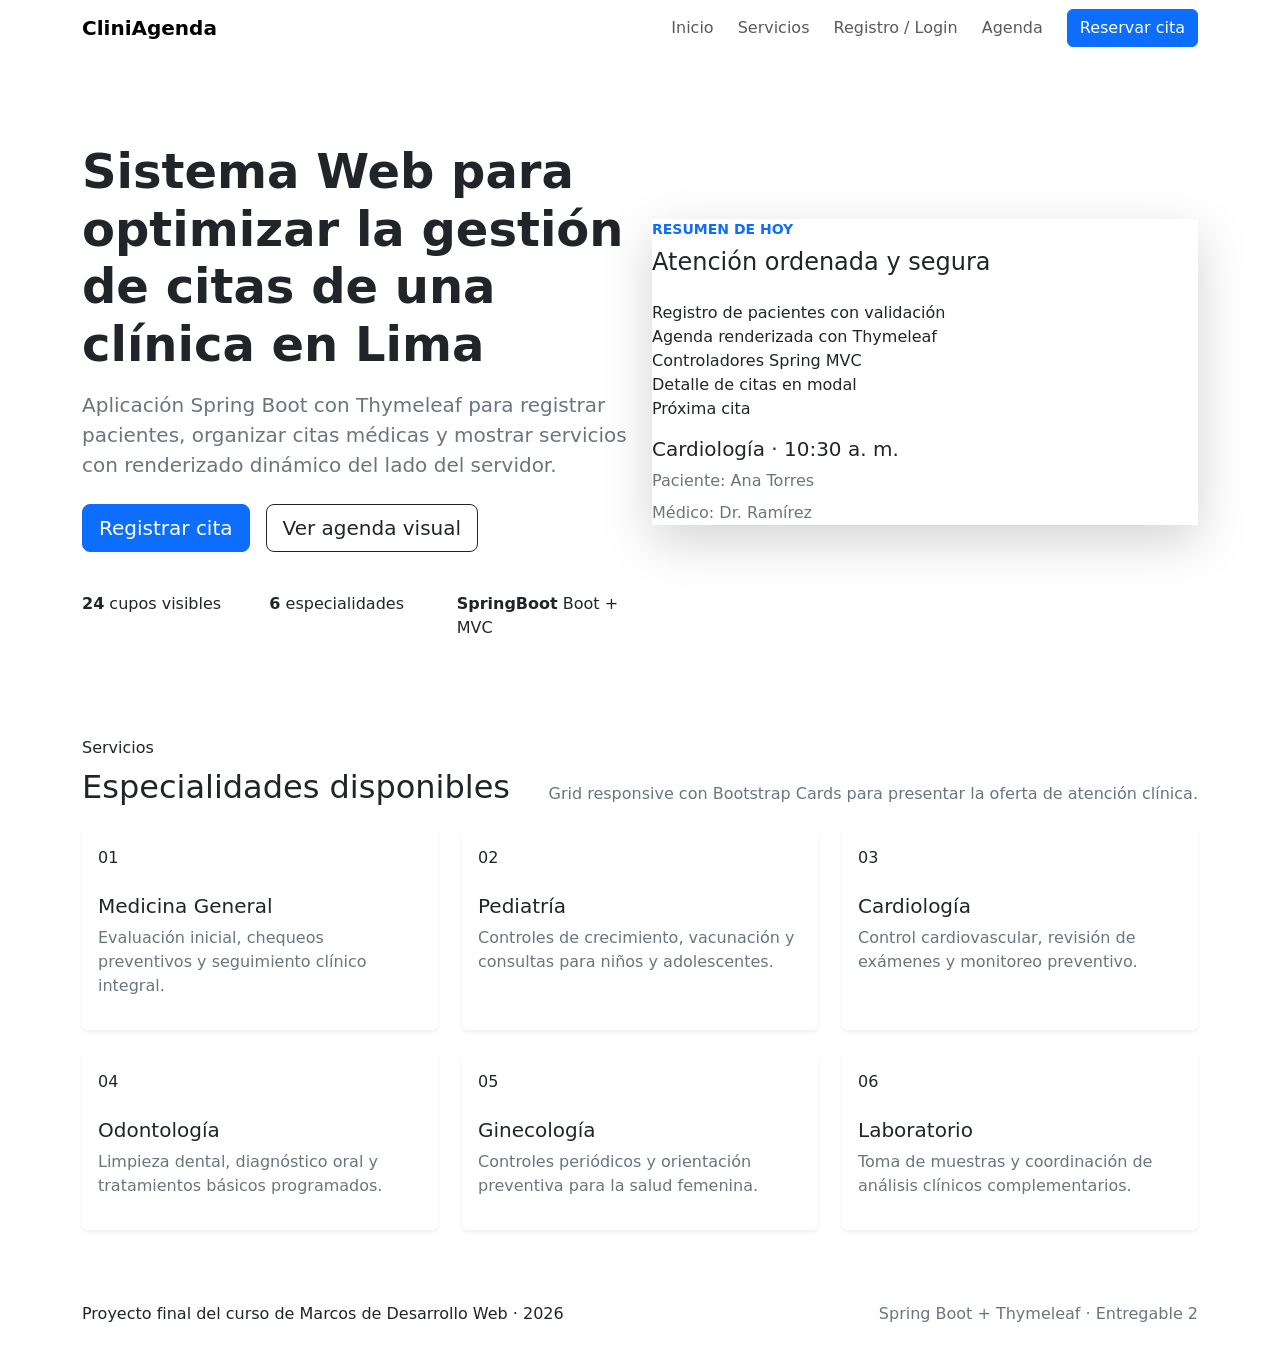
<file: target/classes/templates/index.html>
<!DOCTYPE html>
<html lang="es" xmlns:th="http://www.thymeleaf.org">
<head>
  <meta charset="UTF-8">
  <meta name="viewport" content="width=device-width, initial-scale=1.0">
  <title>CliniAgenda | Gestión de citas</title>
  <link rel="preconnect" href="https://fonts.googleapis.com">
  <link rel="preconnect" href="https://fonts.gstatic.com" crossorigin>
  <link href="https://fonts.googleapis.com/css2?family=Outfit:wght@300;400;500;600;700&display=swap" rel="stylesheet">
  <link href="https://cdn.jsdelivr.net/npm/bootstrap@5.3.7/dist/css/bootstrap.min.css" rel="stylesheet" integrity="sha384-LN+7fdVzj6u52u30Kp6M/trliBMCMKTyK833zpbD+pXdCLuTusPj697FH4R/5mcr" crossorigin="anonymous">
  <!-- Thymeleaf: ruta estática correcta para Spring Boot -->
  <link rel="stylesheet" th:href="@{/css/styles.css}">
</head>
<body>

  <nav class="navbar navbar-expand-lg sticky-top clinic-navbar">
    <div class="container">
      <a class="navbar-brand fw-bold" th:href="@{/}">CliniAgenda</a>
      <button class="navbar-toggler" type="button" data-bs-toggle="collapse" data-bs-target="#mainNavbar"
        aria-controls="mainNavbar" aria-expanded="false" aria-label="Alternar navegación">
        <span class="navbar-toggler-icon"></span>
      </button>
      <div class="collapse navbar-collapse" id="mainNavbar">
        <ul class="navbar-nav ms-auto align-items-lg-center gap-lg-2">
          <li class="nav-item"><a class="nav-link" th:href="@{/}">Inicio</a></li>
          <li class="nav-item"><a class="nav-link" href="#servicios">Servicios</a></li>
          <li class="nav-item"><a class="nav-link" th:href="@{/acceso}">Registro / Login</a></li>
          <li class="nav-item"><a class="nav-link" th:href="@{/agenda}">Agenda</a></li>
          <li class="nav-item"><a class="btn btn-primary ms-lg-2" th:href="@{/agenda}">Reservar cita</a></li>
        </ul>
      </div>
    </div>
  </nav>

  <main>

    <!-- HERO -->
    <section id="inicio" class="hero-section py-5 py-lg-6">
      <div class="container">
        <div class="row align-items-center g-4">
          <div class="col-lg-6">
            <span class="badge rounded-pill clinic-badge mb-3">Entregable 2 · Lógica de negocio con Spring</span>
            <h1 class="display-5 fw-bold mb-3">Sistema Web para optimizar la gestión de citas de una clínica en Lima</h1>
            <p class="lead text-secondary mb-4">
              Aplicación Spring Boot con Thymeleaf para registrar pacientes, organizar citas médicas
              y mostrar servicios con renderizado dinámico del lado del servidor.
            </p>
            <div class="d-flex flex-column flex-sm-row gap-3">
              <a th:href="@{/agenda}" class="btn btn-primary btn-lg">Registrar cita</a>
              <a th:href="@{/agenda}" class="btn btn-outline-dark btn-lg">Ver agenda visual</a>
            </div>
            <div class="row g-3 mt-4">
              <div class="col-sm-4">
                <div class="metric-card">
                  <strong>24</strong>
                  <span>cupos visibles</span>
                </div>
              </div>
              <div class="col-sm-4">
                <div class="metric-card">
                  <strong>6</strong>
                  <span>especialidades</span>
                </div>
              </div>
              <div class="col-sm-4">
                <div class="metric-card">
                  <strong>SpringBoot</strong>
                 <span>Boot + MVC</span>
                </div>
              </div>
            </div>
          </div>
          <div class="col-lg-6">
            <div class="hero-panel shadow-lg">
              <div class="hero-panel-top">
                <span></span><span></span><span></span>
              </div>
              <div class="hero-panel-body">
                <div class="appointment-preview">
                  <p class="text-uppercase small fw-semibold mb-2 text-primary">Resumen de hoy</p>
                  <h2 class="h4">Atención ordenada y segura</h2>
                  <ul class="list-unstyled mt-4 mb-0">
                    <li>Registro de pacientes con validación</li>
                    <li>Agenda renderizada con Thymeleaf</li>
                    <li>Controladores Spring MVC</li>
                    <li>Detalle de citas en modal</li>
                  </ul>
                </div>
                <div class="preview-card">
                  <span class="preview-tag">Próxima cita</span>
                  <h3 class="h5 mt-3 mb-2">Cardiología · 10:30 a. m.</h3>
                  <p class="mb-2 text-secondary">Paciente: Ana Torres</p>
                  <p class="mb-0 text-secondary">Médico: Dr. Ramírez</p>
                </div>
              </div>
            </div>
          </div>
        </div>
      </div>
    </section>

    <!-- SERVICIOS -->
    <section id="servicios" class="py-5">
      <div class="container">
        <div class="d-flex flex-column flex-lg-row justify-content-between align-items-lg-end mb-4 gap-3">
          <div>
            <p class="section-eyebrow mb-2">Servicios</p>
            <h2 class="section-title mb-0">Especialidades disponibles</h2>
          </div>
          <p class="text-secondary mb-0 section-copy">Grid responsive con Bootstrap Cards para presentar la oferta de atención clínica.</p>
        </div>
        <div class="row g-4">
          <div class="col-md-6 col-xl-4">
            <article class="card service-card h-100 border-0 shadow-sm">
              <div class="card-body">
                <span class="service-icon">01</span>
                <h3 class="h5 mt-4">Medicina General</h3>
                <p class="text-secondary">Evaluación inicial, chequeos preventivos y seguimiento clínico integral.</p>
              </div>
            </article>
          </div>
          <div class="col-md-6 col-xl-4">
            <article class="card service-card h-100 border-0 shadow-sm">
              <div class="card-body">
                <span class="service-icon">02</span>
                <h3 class="h5 mt-4">Pediatría</h3>
                <p class="text-secondary">Controles de crecimiento, vacunación y consultas para niños y adolescentes.</p>
              </div>
            </article>
          </div>
          <div class="col-md-6 col-xl-4">
            <article class="card service-card h-100 border-0 shadow-sm">
              <div class="card-body">
                <span class="service-icon">03</span>
                <h3 class="h5 mt-4">Cardiología</h3>
                <p class="text-secondary">Control cardiovascular, revisión de exámenes y monitoreo preventivo.</p>
              </div>
            </article>
          </div>
          <div class="col-md-6 col-xl-4">
            <article class="card service-card h-100 border-0 shadow-sm">
              <div class="card-body">
                <span class="service-icon">04</span>
                <h3 class="h5 mt-4">Odontología</h3>
                <p class="text-secondary">Limpieza dental, diagnóstico oral y tratamientos básicos programados.</p>
              </div>
            </article>
          </div>
          <div class="col-md-6 col-xl-4">
            <article class="card service-card h-100 border-0 shadow-sm">
              <div class="card-body">
                <span class="service-icon">05</span>
                <h3 class="h5 mt-4">Ginecología</h3>
                <p class="text-secondary">Controles periódicos y orientación preventiva para la salud femenina.</p>
              </div>
            </article>
          </div>
          <div class="col-md-6 col-xl-4">
            <article class="card service-card h-100 border-0 shadow-sm">
              <div class="card-body">
                <span class="service-icon">06</span>
                <h3 class="h5 mt-4">Laboratorio</h3>
                <p class="text-secondary">Toma de muestras y coordinación de análisis clínicos complementarios.</p>
              </div>
            </article>
          </div>
        </div>
      </div>
    </section>

  </main>

  <footer class="py-4">
    <div class="container d-flex flex-column flex-md-row justify-content-between align-items-md-center gap-2">
      <p class="mb-0">Proyecto final del curso de Marcos de Desarrollo Web · 2026</p>
      <p class="mb-0 text-secondary">Spring Boot + Thymeleaf · Entregable 2</p>
    </div>
  </footer>

  <script src="https://cdn.jsdelivr.net/npm/bootstrap@5.3.7/dist/js/bootstrap.bundle.min.js"
    integrity="sha384-ndDqU0Gzau9qJ1lfW4pNLlhNTkCfHzAVBReH9diLvGRem5+R9g2FzA8ZGN954O5Q" crossorigin="anonymous"></script>
  <script th:src="@{/js/app.js}"></script>
</body>
</html>
</file>
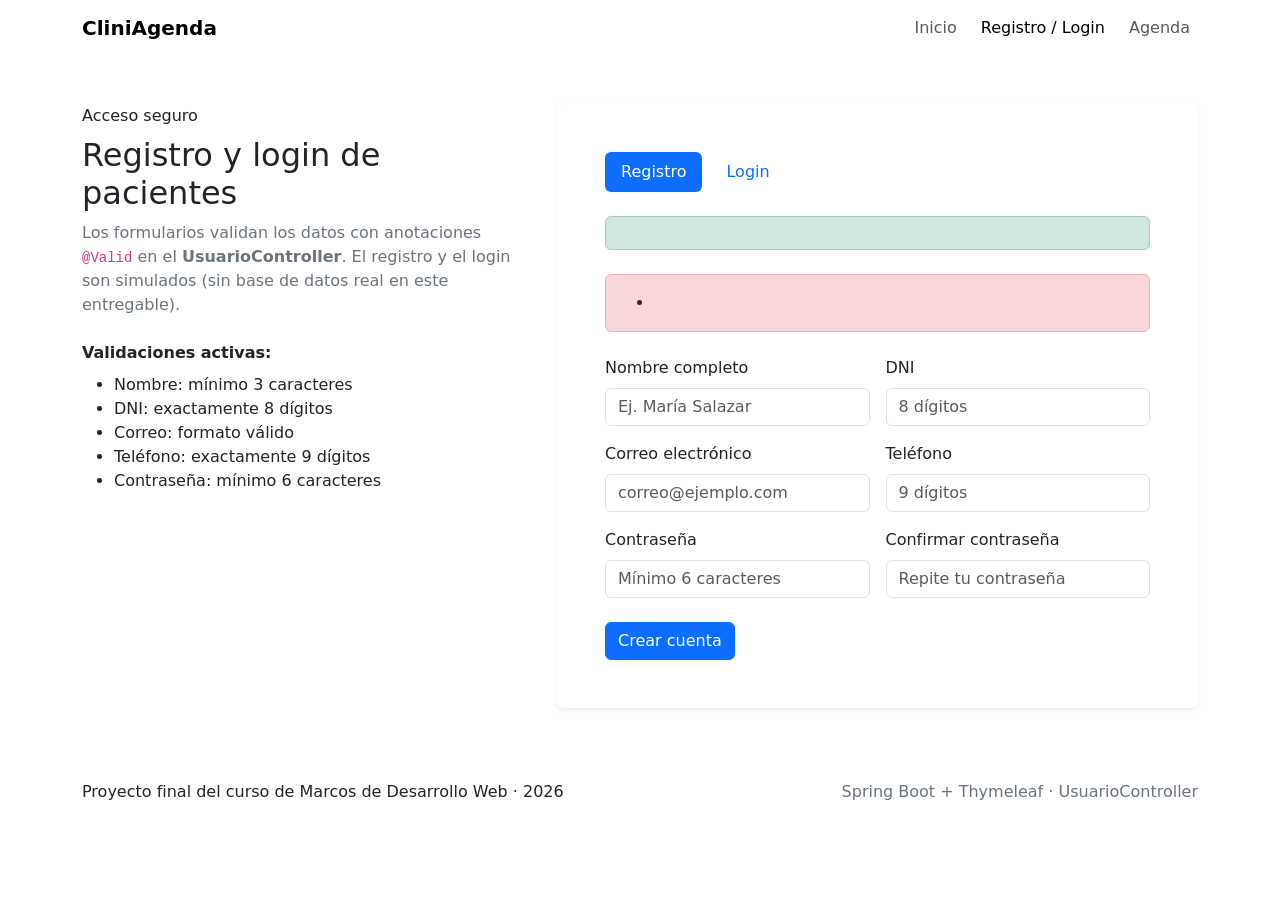
<file: target/classes/templates/acceso.html>
<!DOCTYPE html>
<html lang="es" xmlns:th="http://www.thymeleaf.org">
<head>
  <meta charset="UTF-8">
  <meta name="viewport" content="width=device-width, initial-scale=1.0">
  <title>CliniAgenda | Acceso</title>
  <link rel="preconnect" href="https://fonts.googleapis.com">
  <link rel="preconnect" href="https://fonts.gstatic.com" crossorigin>
  <link href="https://fonts.googleapis.com/css2?family=Outfit:wght@300;400;500;600;700&display=swap" rel="stylesheet">
  <link href="https://cdn.jsdelivr.net/npm/bootstrap@5.3.7/dist/css/bootstrap.min.css" rel="stylesheet"
    integrity="sha384-LN+7fdVzj6u52u30Kp6M/trliBMCMKTyK833zpbD+pXdCLuTusPj697FH4R/5mcr" crossorigin="anonymous">
  <link rel="stylesheet" th:href="@{/css/styles.css}">
</head>
<body>

  <nav class="navbar navbar-expand-lg sticky-top clinic-navbar">
    <div class="container">
      <a class="navbar-brand fw-bold" th:href="@{/}">CliniAgenda</a>
      <button class="navbar-toggler" type="button" data-bs-toggle="collapse" data-bs-target="#mainNavbar"
        aria-controls="mainNavbar" aria-expanded="false" aria-label="Alternar navegación">
        <span class="navbar-toggler-icon"></span>
      </button>
      <div class="collapse navbar-collapse" id="mainNavbar">
        <ul class="navbar-nav ms-auto align-items-lg-center gap-lg-2">
          <li class="nav-item"><a class="nav-link" th:href="@{/}">Inicio</a></li>
          <li class="nav-item"><a class="nav-link active" th:href="@{/acceso}">Registro / Login</a></li>
          <li class="nav-item"><a class="nav-link" th:href="@{/agenda}">Agenda</a></li>
        </ul>
      </div>
    </div>
  </nav>

  <main>

    <!-- =====================================================
         SECCIÓN: REGISTRO Y LOGIN
         Maneja UsuarioController con dos endpoints:
           POST /registro  → registrar usuario
           POST /login     → iniciar sesión simulado
    ====================================================== -->
    <section id="acceso" class="py-5 section-soft">
      <div class="container">
        <div class="row g-4">

          <!-- Columna informativa -->
          <div class="col-lg-5">
            <p class="section-eyebrow mb-2">Acceso seguro</p>
            <h2 class="section-title">Registro y login de pacientes</h2>
            <p class="text-secondary">
              Los formularios validan los datos con anotaciones <code>@Valid</code> en el
              <strong>UsuarioController</strong>. El registro y el login son simulados
              (sin base de datos real en este entregable).
            </p>
            <div class="info-box mt-4">
              <strong>Validaciones activas:</strong>
              <ul class="mb-0 mt-2">
                <li>Nombre: mínimo 3 caracteres</li>
                <li>DNI: exactamente 8 dígitos</li>
                <li>Correo: formato válido</li>
                <li>Teléfono: exactamente 9 dígitos</li>
                <li>Contraseña: mínimo 6 caracteres</li>
              </ul>
            </div>
          </div>

          <!-- Tarjeta con pestañas Registro / Login -->
          <div class="col-lg-7">
            <div class="card border-0 shadow-sm access-card">
              <div class="card-body p-4 p-lg-5">

                <!-- Pestañas Bootstrap -->
                <ul class="nav nav-pills mb-4 gap-2" id="accessTabs" role="tablist">
                  <li class="nav-item" role="presentation">
                    <button class="nav-link active" id="register-tab"
                      data-bs-toggle="pill" data-bs-target="#register-pane"
                      type="button" role="tab" aria-controls="register-pane" aria-selected="true">
                      Registro
                    </button>
                  </li>
                  <li class="nav-item" role="presentation">
                    <button class="nav-link" id="login-tab"
                      data-bs-toggle="pill" data-bs-target="#login-pane"
                      type="button" role="tab" aria-controls="login-pane" aria-selected="false">
                      Login
                    </button>
                  </li>
                </ul>

                <div class="tab-content">

                  <!-- ==================== PESTAÑA REGISTRO ==================== -->
                  <div class="tab-pane fade show active" id="register-pane"
                       role="tabpanel" aria-labelledby="register-tab" tabindex="0">

                    <!--
                      th:action  → POST /registro (UsuarioController.registrar)
                      th:object  → vincula con el objeto Usuario del modelo
                      Los errores de @Valid se muestran con th:errors
                    -->
                    <form th:action="@{/registro}" th:object="${usuario}" method="post" novalidate>

                      <!-- Mensaje flash de éxito (viene del RedirectAttributes) -->
                      <div th:if="${successMsg}" class="alert alert-success mb-4" th:text="${successMsg}"></div>

                      <!-- Errores globales -->
                      <div th:if="${#fields.hasErrors('*')}" class="alert alert-danger mb-4">
                        <ul class="mb-0">
                          <li th:each="err : ${#fields.allErrors()}" th:text="${err}"></li>
                        </ul>
                      </div>

                      <div class="row g-3">

                        <!-- Nombre -->
                        <div class="col-md-6">
                          <label for="registerName" class="form-label">Nombre completo</label>
                          <input type="text"
                                 th:field="*{name}"
                                 id="registerName"
                                 class="form-control"
                                 th:classappend="${#fields.hasErrors('name')} ? 'is-invalid'"
                                 placeholder="Ej. María Salazar">
                          <div class="invalid-feedback" th:errors="*{name}"></div>
                        </div>

                        <!-- DNI -->
                        <div class="col-md-6">
                          <label for="registerDni" class="form-label">DNI</label>
                          <input type="text"
                                 th:field="*{dni}"
                                 id="registerDni"
                                 class="form-control"
                                 th:classappend="${#fields.hasErrors('dni')} ? 'is-invalid'"
                                 placeholder="8 dígitos"
                                 maxlength="8">
                          <div class="invalid-feedback" th:errors="*{dni}"></div>
                        </div>

                        <!-- Correo -->
                        <div class="col-md-6">
                          <label for="registerEmail" class="form-label">Correo electrónico</label>
                          <input type="email"
                                 th:field="*{email}"
                                 id="registerEmail"
                                 class="form-control"
                                 th:classappend="${#fields.hasErrors('email')} ? 'is-invalid'"
                                 placeholder="correo@ejemplo.com">
                          <div class="invalid-feedback" th:errors="*{email}"></div>
                        </div>

                        <!-- Teléfono -->
                        <div class="col-md-6">
                          <label for="registerPhone" class="form-label">Teléfono</label>
                          <input type="tel"
                                 th:field="*{phone}"
                                 id="registerPhone"
                                 class="form-control"
                                 th:classappend="${#fields.hasErrors('phone')} ? 'is-invalid'"
                                 placeholder="9 dígitos"
                                 maxlength="9">
                          <div class="invalid-feedback" th:errors="*{phone}"></div>
                        </div>

                        <!-- Contraseña -->
                        <div class="col-md-6">
                          <label for="registerPassword" class="form-label">Contraseña</label>
                          <input type="password"
                                 th:field="*{password}"
                                 id="registerPassword"
                                 class="form-control"
                                 th:classappend="${#fields.hasErrors('password')} ? 'is-invalid'"
                                 placeholder="Mínimo 6 caracteres">
                          <div class="invalid-feedback" th:errors="*{password}"></div>
                        </div>

                        <!--
                          Confirmar contraseña:
                          No se valida en el modelo (Usuario no tiene ese campo),
                          la validación de coincidencia se hace en el controlador
                          o se deja para JS del lado del cliente como en el prototipo.
                        -->
                        <div class="col-md-6">
                          <label for="registerConfirm" class="form-label">Confirmar contraseña</label>
                          <input type="password"
                                 id="registerConfirm"
                                 name="confirmPassword"
                                 class="form-control"
                                 placeholder="Repite tu contraseña">
                        </div>

                      </div><!-- /row -->

                      <button type="submit" class="btn btn-primary mt-4">Crear cuenta</button>
                    </form>

                  </div><!-- /register-pane -->

                  <!-- ==================== PESTAÑA LOGIN ==================== -->
                  <div class="tab-pane fade" id="login-pane"
                       role="tabpanel" aria-labelledby="login-tab" tabindex="0">

                    <!--
                      th:action  → POST /login (UsuarioController.login)
                      Login simple: solo recibe email y password como @RequestParam
                      No usa th:object porque no se vincula a un modelo completo
                    -->
                    <form th:action="@{/login}" method="post" novalidate>

                      <!-- Mensajes flash -->
                      <div th:if="${successMsg}" class="alert alert-success mb-4" th:text="${successMsg}"></div>
                      <div th:if="${errorMsg}"   class="alert alert-danger mb-4"  th:text="${errorMsg}"></div>

                      <div class="row g-3">

                        <!-- Email -->
                        <div class="col-md-6">
                          <label for="loginEmail" class="form-label">Correo electrónico</label>
                          <input type="email"
                                 id="loginEmail"
                                 name="email"
                                 class="form-control"
                                 placeholder="correo@ejemplo.com">
                        </div>

                        <!-- Contraseña -->
                        <div class="col-md-6">
                          <label for="loginPassword" class="form-label">Contraseña</label>
                          <input type="password"
                                 id="loginPassword"
                                 name="password"
                                 class="form-control"
                                 placeholder="Ingresa tu contraseña">
                        </div>

                      </div><!-- /row -->

                      <button type="submit" class="btn btn-outline-dark mt-4">Ingresar</button>
                    </form>

                  </div><!-- /login-pane -->

                </div><!-- /tab-content -->
              </div>
            </div>
          </div>

        </div>
      </div>
    </section>

  </main>

  <footer class="py-4">
    <div class="container d-flex flex-column flex-md-row justify-content-between align-items-md-center gap-2">
      <p class="mb-0">Proyecto final del curso de Marcos de Desarrollo Web · 2026</p>
      <p class="mb-0 text-secondary">Spring Boot + Thymeleaf · UsuarioController</p>
    </div>
  </footer>

  <script src="https://cdn.jsdelivr.net/npm/bootstrap@5.3.7/dist/js/bootstrap.bundle.min.js"
    integrity="sha384-ndDqU0Gzau9qJ1lfW4pNLlhNTkCfHzAVBReH9diLvGRem5+R9g2FzA8ZGN954O5Q" crossorigin="anonymous"></script>
  <script th:src="@{/js/app.js}"></script>
</body>
</html>
</file>
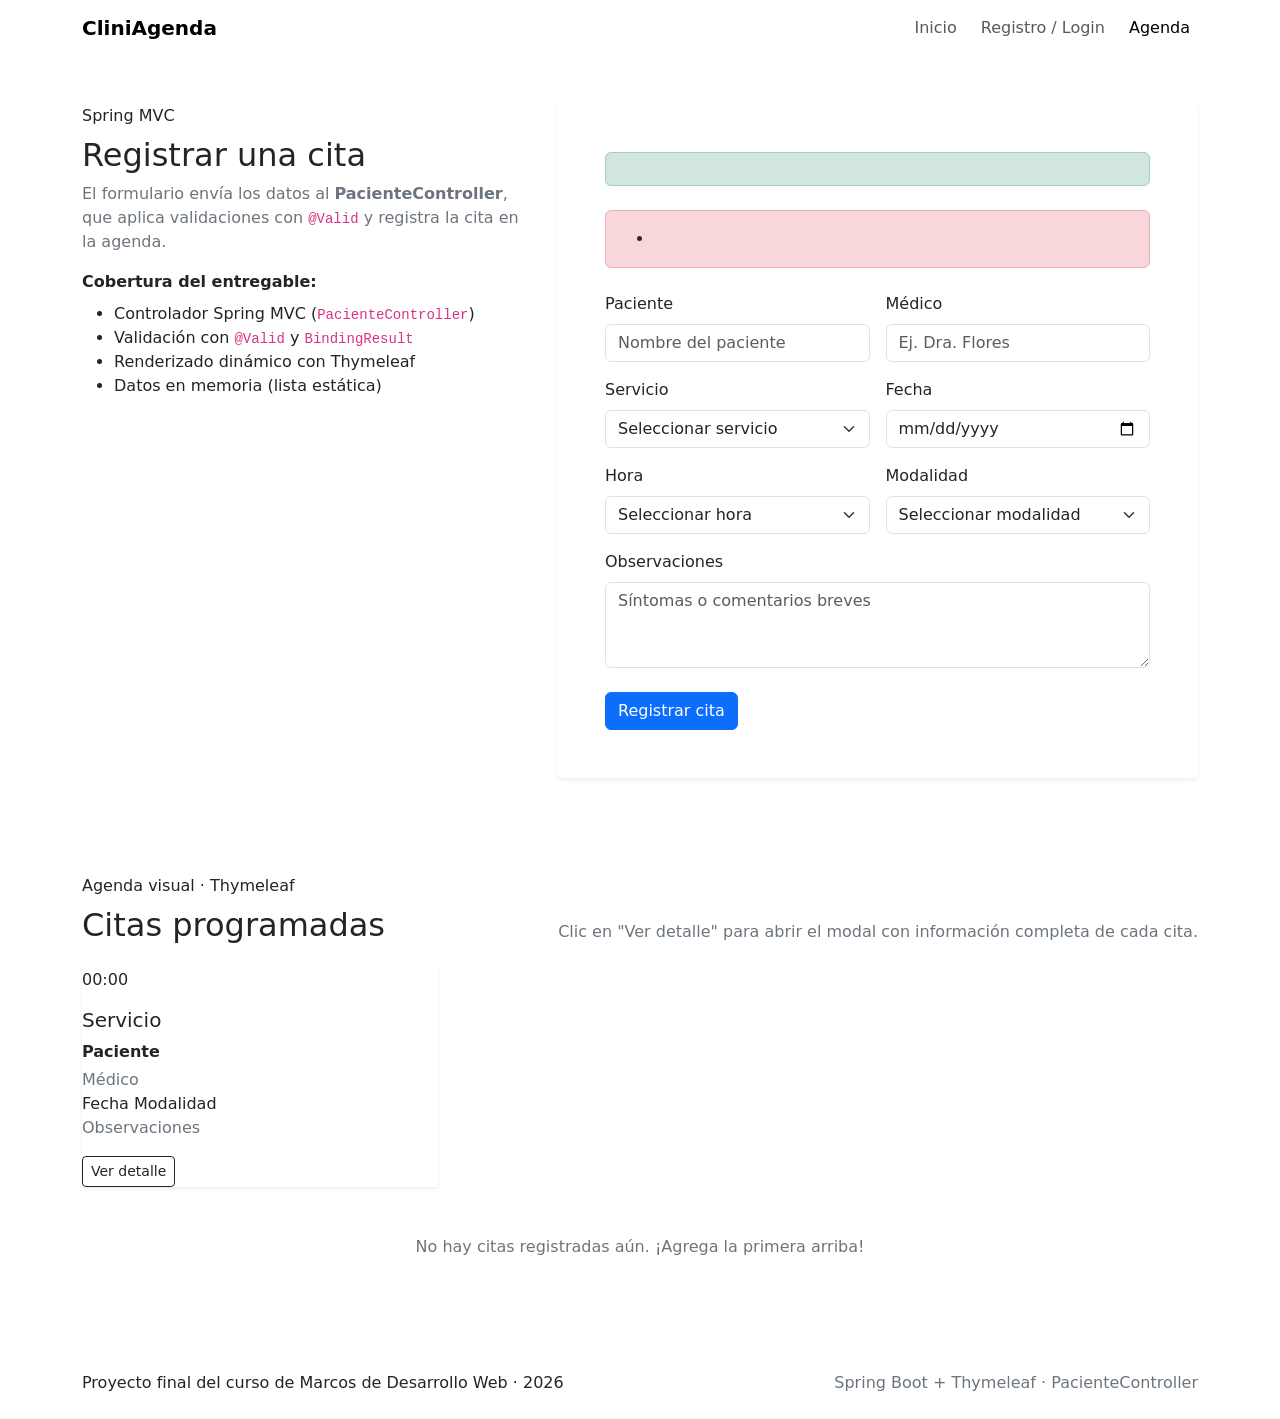
<file: target/classes/templates/agenda.html>
<!DOCTYPE html>
<html lang="es" xmlns:th="http://www.thymeleaf.org">
<head>
  <meta charset="UTF-8">
  <meta name="viewport" content="width=device-width, initial-scale=1.0">
  <title>CliniAgenda | Agenda de citas</title>
  <link rel="preconnect" href="https://fonts.googleapis.com">
  <link rel="preconnect" href="https://fonts.gstatic.com" crossorigin>
  <link href="https://fonts.googleapis.com/css2?family=Outfit:wght@300;400;500;600;700&display=swap" rel="stylesheet">
  <link href="https://cdn.jsdelivr.net/npm/bootstrap@5.3.7/dist/css/bootstrap.min.css" rel="stylesheet"
    integrity="sha384-LN+7fdVzj6u52u30Kp6M/trliBMCMKTyK833zpbD+pXdCLuTusPj697FH4R/5mcr" crossorigin="anonymous">
  <link rel="stylesheet" th:href="@{/css/styles.css}">
</head>
<body>

  <nav class="navbar navbar-expand-lg sticky-top clinic-navbar">
    <div class="container">
      <a class="navbar-brand fw-bold" th:href="@{/}">CliniAgenda</a>
      <button class="navbar-toggler" type="button" data-bs-toggle="collapse" data-bs-target="#mainNavbar"
        aria-controls="mainNavbar" aria-expanded="false" aria-label="Alternar navegación">
        <span class="navbar-toggler-icon"></span>
      </button>
      <div class="collapse navbar-collapse" id="mainNavbar">
        <ul class="navbar-nav ms-auto align-items-lg-center gap-lg-2">
          <li class="nav-item"><a class="nav-link" th:href="@{/}">Inicio</a></li>
          <li class="nav-item"><a class="nav-link" th:href="@{/acceso}">Registro / Login</a></li>
          <li class="nav-item"><a class="nav-link active" th:href="@{/agenda}">Agenda</a></li>
        </ul>
      </div>
    </div>
  </nav>

  <main>

    <!-- =====================================================
         SECCIÓN: REGISTRAR NUEVA CITA
         El formulario usa th:action y th:object para vincularse
         al objeto "cita" que envía PacienteController
    ====================================================== -->
    <section id="reserva" class="py-5">
      <div class="container">
        <div class="row g-4 align-items-start">

          <!-- Columna informativa -->
          <div class="col-lg-5">
            <p class="section-eyebrow mb-2">Spring MVC</p>
            <h2 class="section-title">Registrar una cita</h2>
            <p class="text-secondary">
              El formulario envía los datos al <strong>PacienteController</strong>, que aplica
              validaciones con <code>@Valid</code> y registra la cita en la agenda.
            </p>
            <div class="info-box">
              <strong>Cobertura del entregable:</strong>
              <ul class="mb-0 mt-2">
                <li>Controlador Spring MVC (<code>PacienteController</code>)</li>
                <li>Validación con <code>@Valid</code> y <code>BindingResult</code></li>
                <li>Renderizado dinámico con Thymeleaf</li>
                <li>Datos en memoria (lista estática)</li>
              </ul>
            </div>
          </div>

          <!-- Formulario vinculado al modelo Cita -->
          <div class="col-lg-7">
            <div class="card border-0 shadow-sm booking-card">
              <div class="card-body p-4 p-lg-5">

                <!--
                  th:action  → POST a /agenda (PacienteController)
                  th:object  → vincula campos con el objeto Cita
                  method     → siempre POST para envío de formulario
                -->
                <form th:action="@{/agenda}" th:object="${cita}" method="post" novalidate>

                  <!-- Mensaje de éxito tras redirect -->
                  <div th:if="${successMsg}" class="alert alert-success mb-4" th:text="${successMsg}"></div>

                  <!-- Errores globales de validación -->
                  <div th:if="${#fields.hasErrors('*')}" class="alert alert-danger mb-4">
                    <ul class="mb-0">
                      <li th:each="err : ${#fields.allErrors()}" th:text="${err}"></li>
                    </ul>
                  </div>

                  <div class="row g-3">

                    <!-- Paciente -->
                    <div class="col-md-6">
                      <label for="patientName" class="form-label">Paciente</label>
                      <!--
                        th:field="*{patient}" es equivalente a:
                          id="patient" name="patient" th:value="${cita.patient}"
                        Spring lo vincula automáticamente con Cita.patient
                      -->
                      <input type="text"
                             th:field="*{patient}"
                             id="patientName"
                             class="form-control"
                             th:classappend="${#fields.hasErrors('patient')} ? 'is-invalid'"
                             placeholder="Nombre del paciente">
                      <div class="invalid-feedback" th:errors="*{patient}"></div>
                    </div>

                    <!-- Médico -->
                    <div class="col-md-6">
                      <label for="doctorName" class="form-label">Médico</label>
                      <input type="text"
                             th:field="*{doctor}"
                             id="doctorName"
                             class="form-control"
                             th:classappend="${#fields.hasErrors('doctor')} ? 'is-invalid'"
                             placeholder="Ej. Dra. Flores">
                      <div class="invalid-feedback" th:errors="*{doctor}"></div>
                    </div>

                    <!-- Servicio -->
                    <div class="col-md-6">
                      <label for="serviceSelect" class="form-label">Servicio</label>
                      <select th:field="*{service}"
                              id="serviceSelect"
                              class="form-select"
                              th:classappend="${#fields.hasErrors('service')} ? 'is-invalid'">
                        <option value="">Seleccionar servicio</option>
                        <option value="Medicina General">Medicina General</option>
                        <option value="Pediatría">Pediatría</option>
                        <option value="Cardiología">Cardiología</option>
                        <option value="Odontología">Odontología</option>
                        <option value="Ginecología">Ginecología</option>
                        <option value="Laboratorio">Laboratorio</option>
                      </select>
                      <div class="invalid-feedback" th:errors="*{service}"></div>
                    </div>

                    <!-- Fecha -->
                    <div class="col-md-6">
                      <label for="appointmentDate" class="form-label">Fecha</label>
                      <input type="date"
                             th:field="*{date}"
                             id="appointmentDate"
                             class="form-control"
                             th:classappend="${#fields.hasErrors('date')} ? 'is-invalid'"
                             th:min="${#dates.format(#dates.createNow(), 'yyyy-MM-dd')}">
                      <div class="invalid-feedback" th:errors="*{date}"></div>
                    </div>

                    <!-- Hora -->
                    <div class="col-md-6">
                      <label for="appointmentTime" class="form-label">Hora</label>
                      <select th:field="*{time}"
                              id="appointmentTime"
                              class="form-select"
                              th:classappend="${#fields.hasErrors('time')} ? 'is-invalid'">
                        <option value="">Seleccionar hora</option>
                        <option value="08:00">08:00</option>
                        <option value="09:00">09:00</option>
                        <option value="10:00">10:00</option>
                        <option value="11:00">11:00</option>
                        <option value="14:00">14:00</option>
                        <option value="15:00">15:00</option>
                        <option value="16:00">16:00</option>
                        <option value="17:00">17:00</option>
                      </select>
                      <div class="invalid-feedback" th:errors="*{time}"></div>
                    </div>

                    <!-- Modalidad -->
                    <div class="col-md-6">
                      <label for="appointmentMode" class="form-label">Modalidad</label>
                      <select th:field="*{mode}"
                              id="appointmentMode"
                              class="form-select"
                              th:classappend="${#fields.hasErrors('mode')} ? 'is-invalid'">
                        <option value="">Seleccionar modalidad</option>
                        <option value="Presencial">Presencial</option>
                        <option value="Teleconsulta">Teleconsulta</option>
                      </select>
                      <div class="invalid-feedback" th:errors="*{mode}"></div>
                    </div>

                    <!-- Observaciones -->
                    <div class="col-12">
                      <label for="appointmentNotes" class="form-label">Observaciones</label>
                      <textarea th:field="*{notes}"
                                id="appointmentNotes"
                                class="form-control"
                                rows="3"
                                placeholder="Síntomas o comentarios breves"></textarea>
                    </div>

                  </div><!-- /row -->

                  <button type="submit" class="btn btn-primary mt-4">Registrar cita</button>
                </form>

              </div>
            </div>
          </div>

        </div>
      </div>
    </section>

    <!-- =====================================================
         SECCIÓN: AGENDA VISUAL
         Renderizado dinámico con th:each — Thymeleaf itera
         la lista "appointments" que envía PacienteController
    ====================================================== -->
    <section id="agenda" class="py-5 section-soft">
      <div class="container">

        <div class="d-flex flex-column flex-lg-row justify-content-between align-items-lg-end mb-4 gap-3">
          <div>
            <p class="section-eyebrow mb-2">Agenda visual · Thymeleaf</p>
            <h2 class="section-title mb-0">Citas programadas</h2>
          </div>
          <p class="text-secondary mb-0 section-copy">
            Clic en "Ver detalle" para abrir el modal con información completa de cada cita.
          </p>
        </div>

        <!--
          th:each="cita : ${appointments}"
          Itera la lista enviada por PacienteController.verAgenda()
          Equivalente al renderAppointments() de app.js pero en el servidor
        -->
        <div class="row g-4" id="agendaGrid">
          <div class="col-md-6 col-xl-4" th:each="cita : ${appointments}">
            <article class="agenda-item shadow-sm"
              th:data-patient="${cita.patient}"
              th:data-service="${cita.service}"
              th:data-doctor="${cita.doctor}"
              th:data-schedule="${cita.date + ' · ' + cita.time}"
              th:data-mode="${cita.mode}"
              th:data-notes="${cita.notes != null and !#strings.isEmpty(cita.notes)} ? ${cita.notes} : 'Sin observaciones registradas.'">

              <!-- Hora en badge -->
              <span class="agenda-hour" th:text="${cita.time}">00:00</span>

              <!-- Servicio -->
              <h3 class="h5 mt-3 mb-2" th:text="${cita.service}">Servicio</h3>

              <!-- Paciente y médico -->
              <p class="mb-1 fw-semibold" th:text="${cita.patient}">Paciente</p>
              <p class="text-secondary mb-0" th:text="${cita.doctor}">Médico</p>

              <!-- Fecha y modalidad -->
              <div class="agenda-meta">
                <span th:text="${cita.date}">Fecha</span>
                <span th:text="${cita.mode}">Modalidad</span>
              </div>

              <!-- Observaciones -->
              <p class="text-secondary"
                th:text="${cita.notes != null and !#strings.isEmpty(cita.notes)} ? ${cita.notes} : 'Sin observaciones registradas.'">
                Observaciones
              </p>

              <!-- Botón que abre el modal — lee los data-* del article -->
              <button type="button"
                      class="btn btn-outline-dark btn-sm view-detail-btn">
                Ver detalle
              </button>

            </article>
          </div>

          <!-- Mensaje si no hay citas registradas -->
          <div class="col-12" th:if="${#lists.isEmpty(appointments)}">
            <p class="text-secondary text-center py-4">
              No hay citas registradas aún. ¡Agrega la primera arriba!
            </p>
          </div>

        </div>
      </div>
    </section>

  </main>

  <footer class="py-4">
    <div class="container d-flex flex-column flex-md-row justify-content-between align-items-md-center gap-2">
      <p class="mb-0">Proyecto final del curso de Marcos de Desarrollo Web · 2026</p>
      <p class="mb-0 text-secondary">Spring Boot + Thymeleaf · PacienteController</p>
    </div>
  </footer>

  <!-- =====================================================
       MODAL: Detalle de cita
       El JS de app.js lee los data-* del article
       y los inyecta en estos elementos
  ====================================================== -->
  <div class="modal fade" id="appointmentModal" tabindex="-1"
       aria-labelledby="appointmentModalLabel" aria-hidden="true">
    <div class="modal-dialog modal-dialog-centered">
      <div class="modal-content border-0 shadow">
        <div class="modal-header">
          <h2 class="modal-title fs-5" id="appointmentModalLabel">Detalle de cita</h2>
          <button type="button" class="btn-close" data-bs-dismiss="modal" aria-label="Cerrar"></button>
        </div>
        <div class="modal-body">
          <div class="modal-detail">
            <span class="modal-label">Paciente</span>
            <p id="modalPatient" class="mb-3"></p>
            <span class="modal-label">Servicio</span>
            <p id="modalService" class="mb-3"></p>
            <span class="modal-label">Médico</span>
            <p id="modalDoctor" class="mb-3"></p>
            <span class="modal-label">Fecha y hora</span>
            <p id="modalSchedule" class="mb-3"></p>
            <span class="modal-label">Modalidad</span>
            <p id="modalMode" class="mb-3"></p>
            <span class="modal-label">Observaciones</span>
            <p id="modalNotes" class="mb-0"></p>
          </div>
        </div>
      </div>
    </div>
  </div>

  <script src="https://cdn.jsdelivr.net/npm/bootstrap@5.3.7/dist/js/bootstrap.bundle.min.js"
    integrity="sha384-ndDqU0Gzau9qJ1lfW4pNLlhNTkCfHzAVBReH9diLvGRem5+R9g2FzA8ZGN954O5Q" crossorigin="anonymous"></script>
  <script th:src="@{/js/app.js}"></script>
</body>
</html>
</file>
